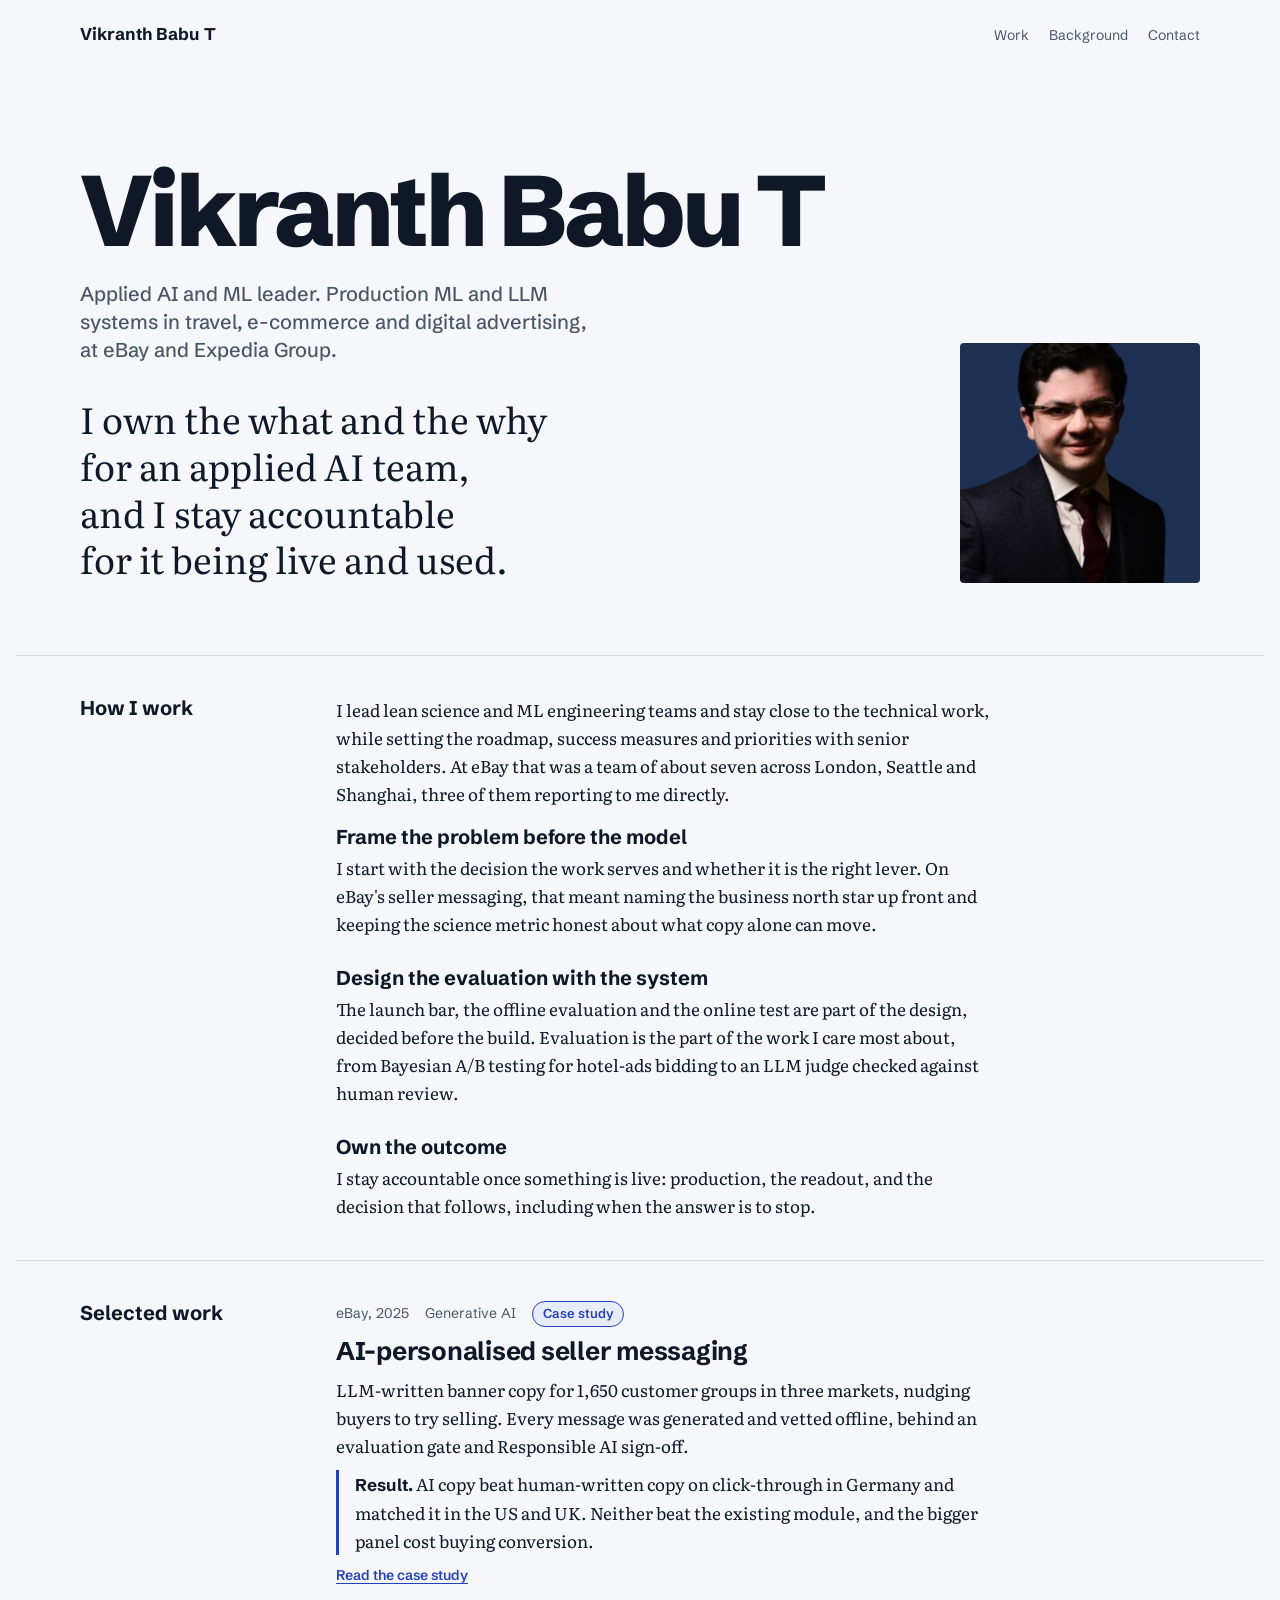
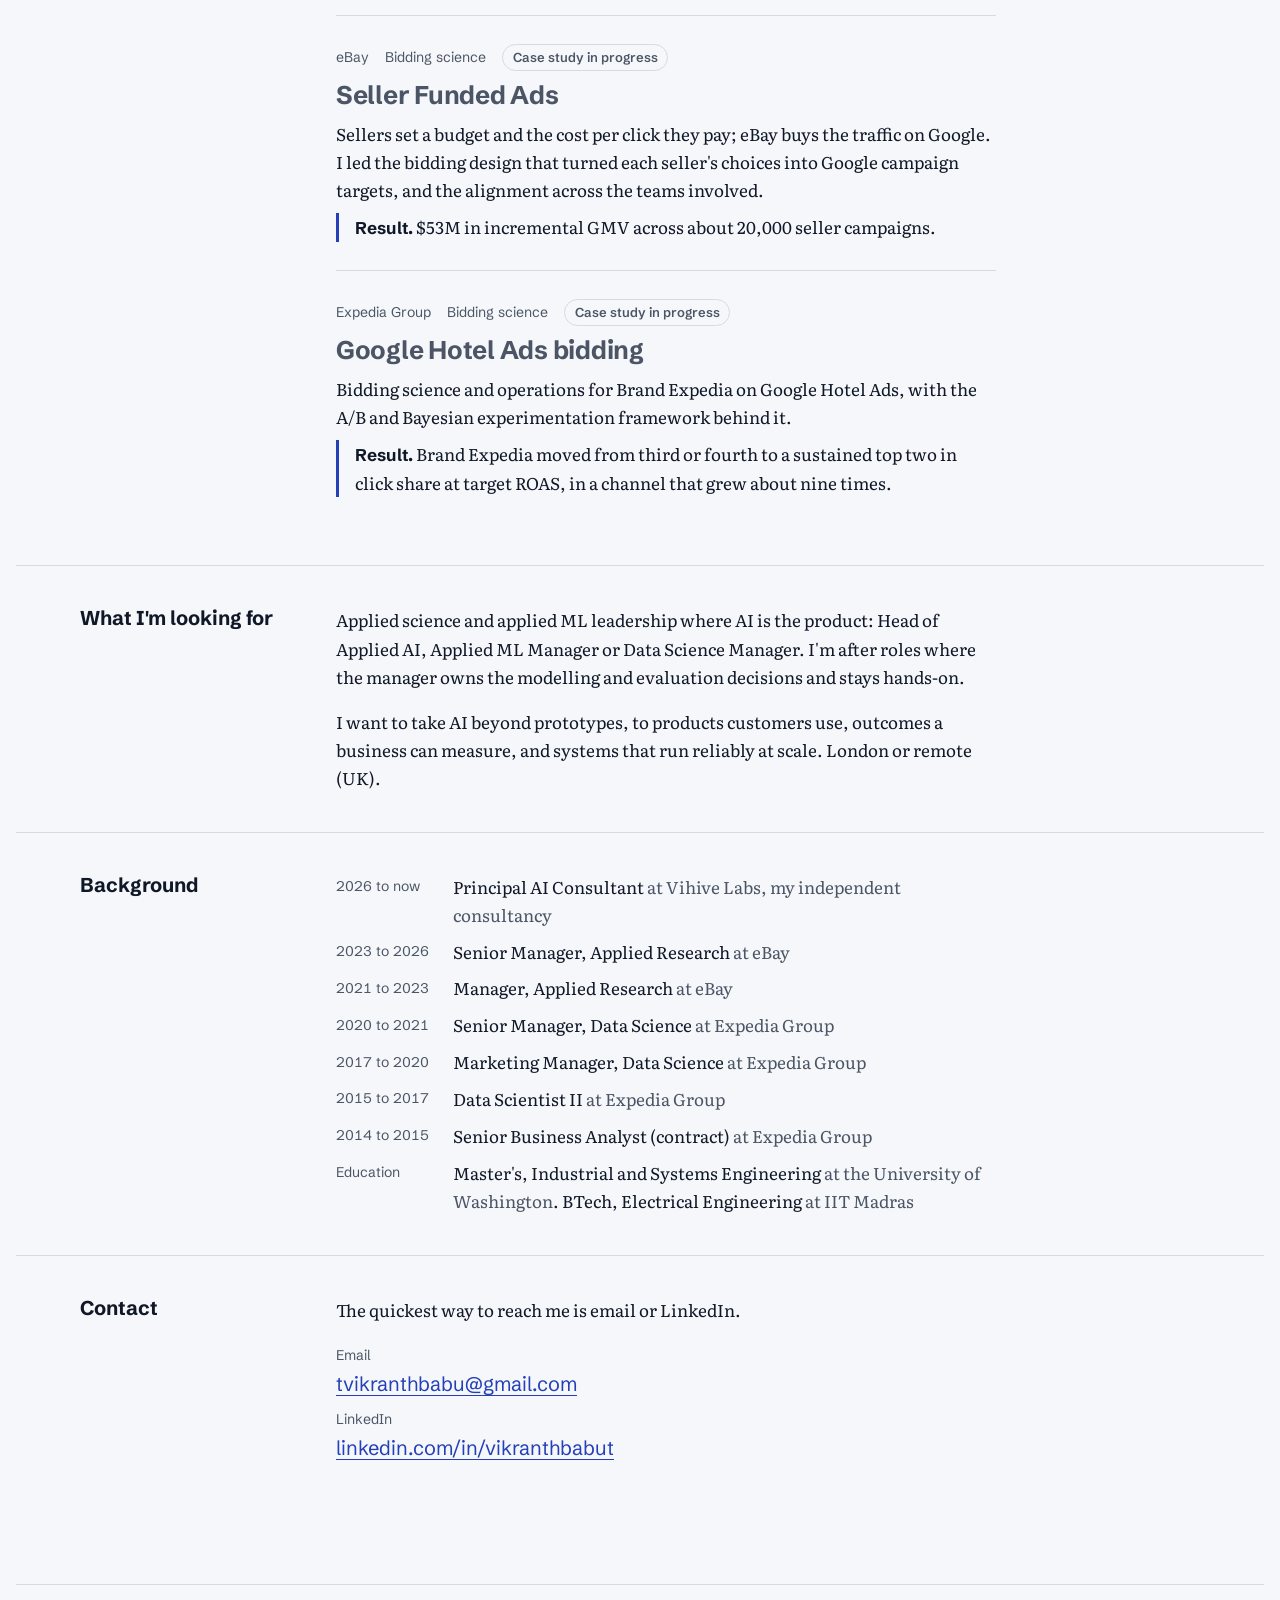
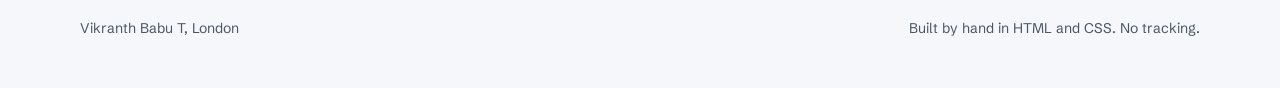
<file: index.html>
<!doctype html>
<html lang="en-GB">
<head>
<meta charset="utf-8">
<meta name="viewport" content="width=device-width, initial-scale=1, viewport-fit=cover">
<title>Vikranth Babu T</title>
<meta name="description" content="Applied AI and ML leader. Production ML and LLM systems in travel, e-commerce and digital advertising, at eBay and Expedia Group.">
<meta property="og:title" content="Vikranth Babu T">
<meta property="og:description" content="Applied AI and ML leader. Case studies on how I frame problems, design the evaluation and own the outcome.">
<meta property="og:type" content="website">
<link rel="icon" href="data:image/svg+xml,%3Csvg xmlns='http://www.w3.org/2000/svg' viewBox='0 0 32 32'%3E%3Crect width='32' height='32' rx='6' fill='%23101828'/%3E%3Ctext x='16' y='22' font-family='Arial' font-weight='700' font-size='15' text-anchor='middle' fill='%23f5f7fa'%3EVT%3C/text%3E%3C/svg%3E">
<link rel="preconnect" href="https://fonts.googleapis.com">
<link rel="preconnect" href="https://fonts.gstatic.com" crossorigin>
<link rel="stylesheet" href="https://fonts.googleapis.com/css2?family=Literata:ital,opsz,wght@0,7..72,400;0,7..72,600;1,7..72,400&family=Schibsted+Grotesk:wght@500;600;700;800&display=swap">
<link rel="stylesheet" href="assets/site.css">
</head>
<body>
<a class="skip-link" href="#main">Skip to content</a>

<header class="site-header">
  <div class="wrap">
    <a class="site-name" href="index.html">Vikranth Babu T</a>
    <nav class="site-nav" aria-label="Main">
      <a href="#work">Work</a>
      <a href="#background">Background</a>
      <a href="#contact">Contact</a>
    </nav>
  </div>
</header>

<main id="main">

  <section class="hero" aria-labelledby="hero-name">
    <div class="wrap">
      <div>
        <h1 class="hero-name" id="hero-name">Vikranth Babu T</h1>
        <p class="hero-role">Applied AI and ML leader. Production ML and LLM systems in travel, e-commerce and digital advertising, at eBay and Expedia Group.</p>
        <p class="hero-thesis">I own the what and the why for an applied AI team, and I stay accountable for it being live and used.</p>
      </div>
      <figure class="portrait">
        <img src="assets/img/portrait.jpg" alt="Vikranth Babu T" width="360" height="360">
      </figure>
    </div>
  </section>

  <section class="section" aria-labelledby="how-title">
    <div class="wrap">
      <h2 class="section-title" id="how-title">How I work</h2>
      <div class="section-body flow">
        <p>I lead lean science and ML engineering teams and stay close to the technical work, while setting the roadmap, success measures and priorities with senior stakeholders. At eBay that was a team of about seven across London, Seattle and Shanghai, three of them reporting to me directly.</p>
        <div class="principles">
          <div>
            <h3>Frame the problem before the model</h3>
            <p>I start with the decision the work serves and whether it is the right lever. On eBay's seller messaging, that meant naming the business north star up front and keeping the science metric honest about what copy alone can move.</p>
          </div>
          <div>
            <h3>Design the evaluation with the system</h3>
            <p>The launch bar, the offline evaluation and the online test are part of the design, decided before the build. Evaluation is the part of the work I care most about, from Bayesian A/B testing for hotel-ads bidding to an LLM judge checked against human review.</p>
          </div>
          <div>
            <h3>Own the outcome</h3>
            <p>I stay accountable once something is live: production, the readout, and the decision that follows, including when the answer is to stop.</p>
          </div>
        </div>
      </div>
    </div>
  </section>

  <section class="section" id="work" aria-labelledby="work-title">
    <div class="wrap">
      <h2 class="section-title" id="work-title">Selected work</h2>
      <div class="section-body">
        <ol class="work-list">

          <li class="work-item">
            <p class="work-meta"><span>eBay, 2025</span><span>Generative AI</span><span class="status is-ready">Case study</span></p>
            <h3 class="work-title"><a href="work/c2c-seller-messaging.html">AI-personalised seller messaging</a></h3>
            <p class="work-summary">LLM-written banner copy for 1,650 customer groups in three markets, nudging buyers to try selling. Every message was generated and vetted offline, behind an evaluation gate and Responsible AI sign-off.</p>
            <p class="work-result"><strong>Result.</strong> AI copy beat human-written copy on click-through in Germany and matched it in the US and UK. Neither beat the existing module, and the bigger panel cost buying conversion.</p>
            <p class="work-link"><a href="work/c2c-seller-messaging.html">Read the case study</a></p>
          </li>

          <li class="work-item is-pending">
            <p class="work-meta"><span>eBay</span><span>Bidding science</span><span class="status">Case study in progress</span></p>
            <h3 class="work-title">Seller Funded Ads</h3>
            <p class="work-summary">Sellers set a budget and the cost per click they pay; eBay buys the traffic on Google. I led the bidding design that turned each seller's choices into Google campaign targets, and the alignment across the teams involved.</p>
            <p class="work-result"><strong>Result.</strong> $53M in incremental GMV across about 20,000 seller campaigns.</p>
          </li>

          <li class="work-item is-pending">
            <p class="work-meta"><span>Expedia Group</span><span>Bidding science</span><span class="status">Case study in progress</span></p>
            <h3 class="work-title">Google Hotel Ads bidding</h3>
            <p class="work-summary">Bidding science and operations for Brand Expedia on Google Hotel Ads, with the A/B and Bayesian experimentation framework behind it.</p>
            <p class="work-result"><strong>Result.</strong> Brand Expedia moved from third or fourth to a sustained top two in click share at target ROAS, in a channel that grew about nine times.</p>
          </li>

        </ol>
      </div>
    </div>
  </section>

  <section class="section" aria-labelledby="next-title">
    <div class="wrap">
      <h2 class="section-title" id="next-title">What I'm looking for</h2>
      <div class="section-body flow">
        <p>Applied science and applied ML leadership where AI is the product: Head of Applied AI, Applied ML Manager or Data Science Manager. I'm after roles where the manager owns the modelling and evaluation decisions and stays hands-on.</p>
        <p>I want to take AI beyond prototypes, to products customers use, outcomes a business can measure, and systems that run reliably at scale. London or remote (UK).</p>
      </div>
    </div>
  </section>

  <section class="section" id="background" aria-labelledby="background-title">
    <div class="wrap">
      <h2 class="section-title" id="background-title">Background</h2>
      <div class="section-body">
        <dl class="timeline">
          <dt>2026 to now</dt><dd>Principal AI Consultant <span class="org">at Vihive Labs, my independent consultancy</span></dd>
          <dt>2023 to 2026</dt><dd>Senior Manager, Applied Research <span class="org">at eBay</span></dd>
          <dt>2021 to 2023</dt><dd>Manager, Applied Research <span class="org">at eBay</span></dd>
          <dt>2020 to 2021</dt><dd>Senior Manager, Data Science <span class="org">at Expedia Group</span></dd>
          <dt>2017 to 2020</dt><dd>Marketing Manager, Data Science <span class="org">at Expedia Group</span></dd>
          <dt>2015 to 2017</dt><dd>Data Scientist II <span class="org">at Expedia Group</span></dd>
          <dt>2014 to 2015</dt><dd>Senior Business Analyst (contract) <span class="org">at Expedia Group</span></dd>
          <dt>Education</dt><dd>Master's, Industrial and Systems Engineering <span class="org">at the University of Washington</span>. BTech, Electrical Engineering <span class="org">at IIT Madras</span></dd>
        </dl>
      </div>
    </div>
  </section>

  <section class="section" id="contact" aria-labelledby="contact-title">
    <div class="wrap">
      <h2 class="section-title" id="contact-title">Contact</h2>
      <div class="section-body flow">
        <p>The quickest way to reach me is email or LinkedIn.</p>
        <ul class="contact-list">
          <li><span>Email</span><a href="mailto:tvikranthbabu@gmail.com">tvikranthbabu@gmail.com</a></li>
          <li><span>LinkedIn</span><a href="https://www.linkedin.com/in/vikranthbabut">linkedin.com/in/vikranthbabut</a></li>
        </ul>
      </div>
    </div>
  </section>

</main>

<footer class="site-footer">
  <div class="wrap">
    <p>Vikranth Babu T, London</p>
    <p>Built by hand in HTML and CSS. No tracking.</p>
  </div>
</footer>
</body>
</html>
</file>
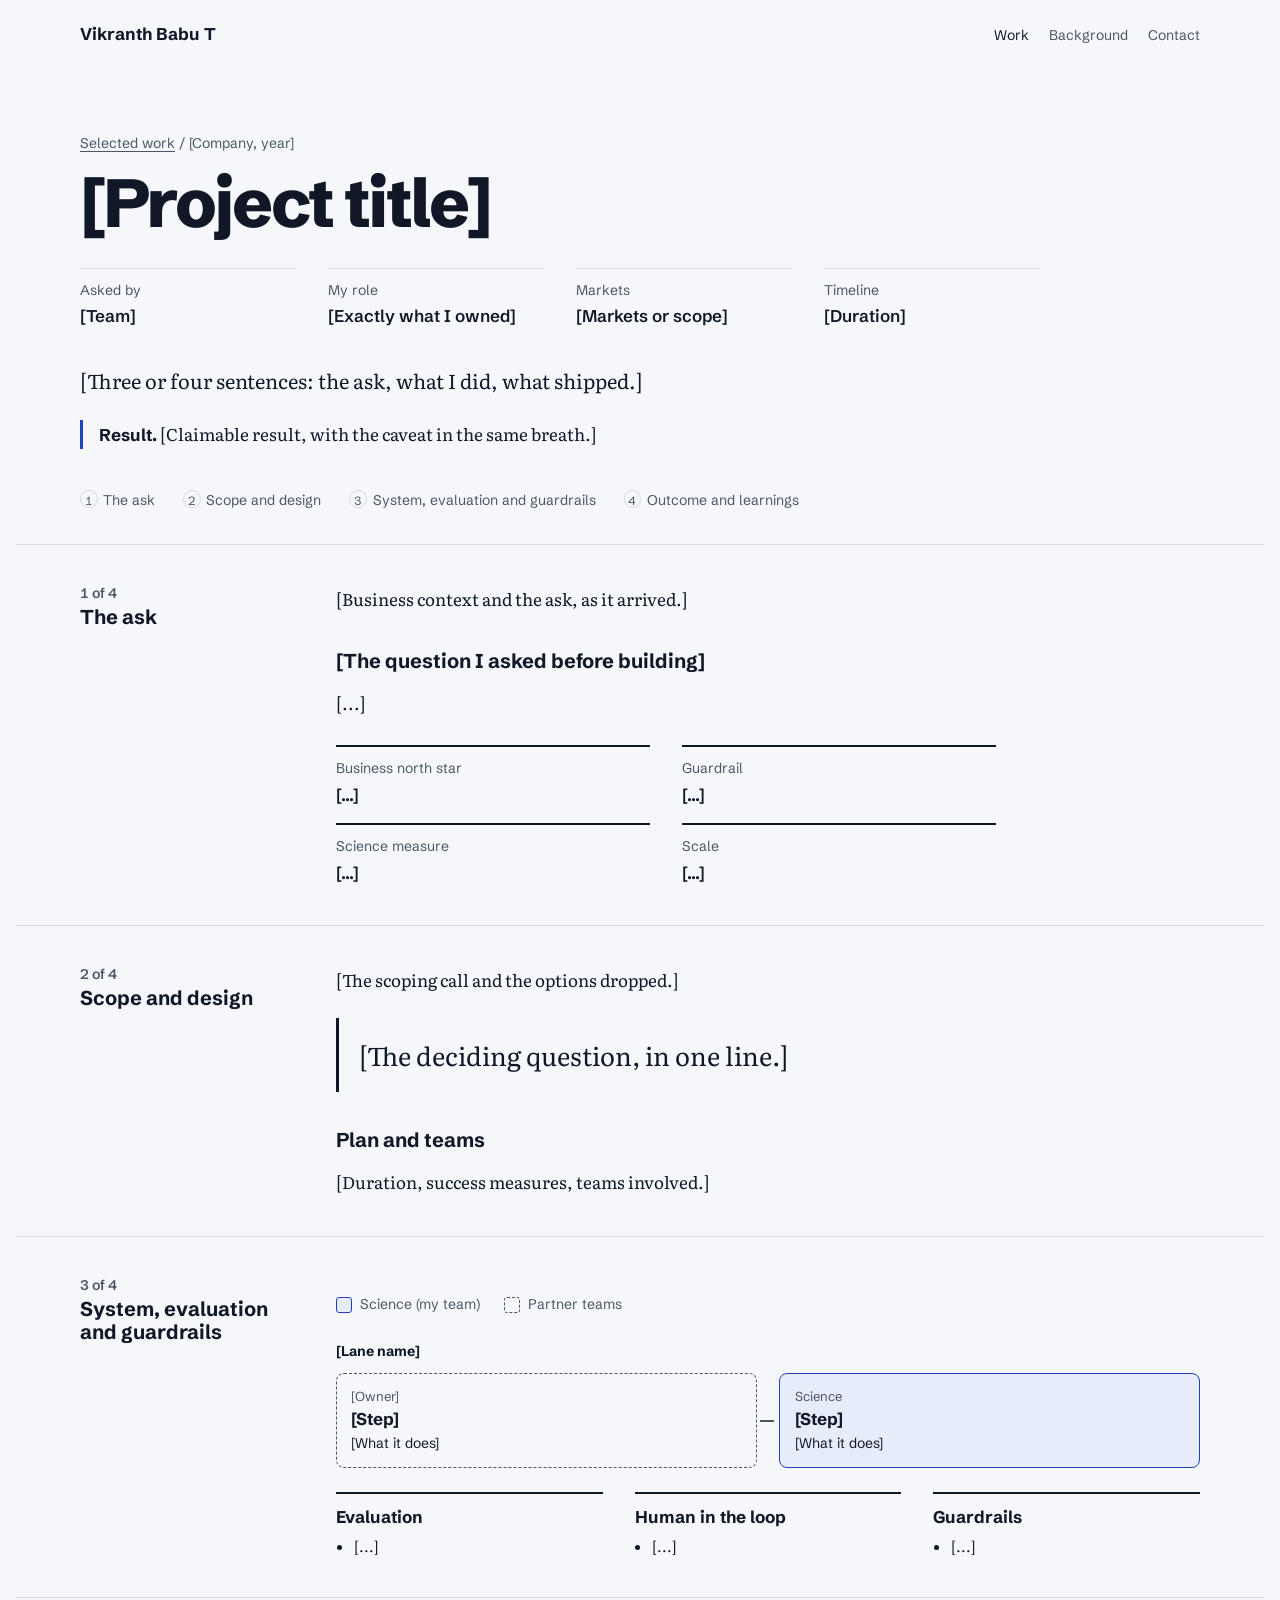
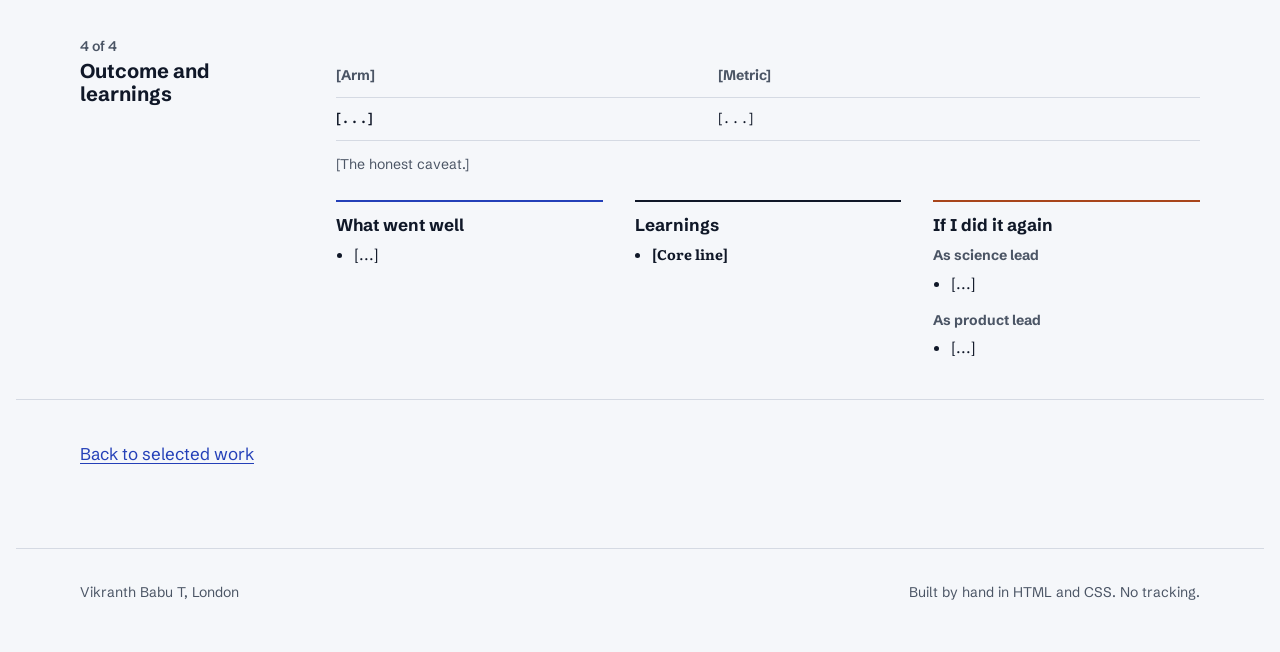
<file: work/_template.html>
<!doctype html>
<html lang="en-GB">
<head>
<meta charset="utf-8">
<meta name="viewport" content="width=device-width, initial-scale=1, viewport-fit=cover">
<!-- Copy this file to work/<project-slug>.html, then replace every [bracketed] item. -->
<title>[Project title] · Vikranth Babu T</title>
<meta name="description" content="[One sentence: what the project was and the headline result.]">
<meta property="og:title" content="[Project title]">
<meta property="og:description" content="[One sentence for link previews.]">
<meta property="og:type" content="article">
<link rel="preconnect" href="https://fonts.googleapis.com">
<link rel="preconnect" href="https://fonts.gstatic.com" crossorigin>
<link rel="stylesheet" href="https://fonts.googleapis.com/css2?family=Literata:ital,opsz,wght@0,7..72,400;0,7..72,600;1,7..72,400&family=Schibsted+Grotesk:wght@500;600;700;800&display=swap">
<link rel="stylesheet" href="../assets/site.css">
</head>
<body>
<a class="skip-link" href="#main">Skip to content</a>

<header class="site-header">
  <div class="wrap">
    <a class="site-name" href="../index.html">Vikranth Babu T</a>
    <nav class="site-nav" aria-label="Main">
      <a href="../index.html#work" aria-current="page">Work</a>
      <a href="../index.html#background">Background</a>
      <a href="../index.html#contact">Contact</a>
    </nav>
  </div>
</header>

<main id="main">
  <header class="case-head">
    <div class="wrap">
      <p class="case-kicker"><a href="../index.html#work">Selected work</a> / [Company, year]</p>
      <h1 class="case-title">[Project title]</h1>
      <dl class="case-facts">
        <div><dt>Asked by</dt><dd>[Team]</dd></div>
        <div><dt>My role</dt><dd>[Exactly what I owned]</dd></div>
        <div><dt>Markets</dt><dd>[Markets or scope]</dd></div>
        <div><dt>Timeline</dt><dd>[Duration]</dd></div>
      </dl>
      <p class="case-summary">[Three or four sentences: the ask, what I did, what shipped.]</p>
      <p class="work-result"><strong>Result.</strong> [Claimable result, with the caveat in the same breath.]</p>
      <nav aria-label="Case study sections">
        <ol class="beats">
          <li><a href="#ask">The ask</a></li>
          <li><a href="#scope">Scope and design</a></li>
          <li><a href="#system">System, evaluation and guardrails</a></li>
          <li><a href="#outcome">Outcome and learnings</a></li>
        </ol>
      </nav>
    </div>
  </header>

  <section class="section case-section" id="ask" aria-labelledby="ask-title">
    <div class="wrap">
      <h2 class="section-title" id="ask-title"><span class="beat-number">1 of 4</span>The ask</h2>
      <div class="section-body flow">
        <p>[Business context and the ask, as it arrived.]</p>
        <h3>[The question I asked before building]</h3>
        <p>[...]</p>
        <dl class="measures">
          <div><dt>Business north star</dt><dd>[...]</dd></div>
          <div><dt>Guardrail</dt><dd>[...]</dd></div>
          <div><dt>Science measure</dt><dd>[...]</dd></div>
          <div><dt>Scale</dt><dd>[...]</dd></div>
        </dl>
      </div>
    </div>
  </section>

  <section class="section case-section" id="scope" aria-labelledby="scope-title">
    <div class="wrap">
      <h2 class="section-title" id="scope-title"><span class="beat-number">2 of 4</span>Scope and design</h2>
      <div class="section-body flow">
        <p>[The scoping call and the options dropped.]</p>
        <blockquote class="pull"><p>[The deciding question, in one line.]</p></blockquote>
        <h3>Plan and teams</h3>
        <p>[Duration, success measures, teams involved.]</p>
      </div>
    </div>
  </section>

  <section class="section case-section" id="system" aria-labelledby="system-title">
    <div class="wrap">
      <h2 class="section-title" id="system-title"><span class="beat-number">3 of 4</span>System, evaluation and guardrails</h2>
      <div class="section-body is-wide">
        <div class="legend" aria-hidden="true">
          <span><i class="key-science"></i>Science (my team)</span>
          <span><i class="key-partner"></i>Partner teams</span>
        </div>
        <div class="lane">
          <p class="lane-name">[Lane name]</p>
          <ol class="flow-steps">
            <li class="step is-partner"><span class="owner">[Owner]</span><strong>[Step]</strong>[What it does]</li>
            <li class="step is-science"><span class="owner">Science</span><strong>[Step]</strong>[What it does]</li>
          </ol>
        </div>
        <div class="panels">
          <div class="panel"><h3>Evaluation</h3><ul><li>[...]</li></ul></div>
          <div class="panel"><h3>Human in the loop</h3><ul><li>[...]</li></ul></div>
          <div class="panel"><h3>Guardrails</h3><ul><li>[...]</li></ul></div>
        </div>
      </div>
    </div>
  </section>

  <section class="section case-section" id="outcome" aria-labelledby="outcome-title">
    <div class="wrap">
      <h2 class="section-title" id="outcome-title"><span class="beat-number">4 of 4</span>Outcome and learnings</h2>
      <div class="section-body is-wide">
        <div class="table-scroll">
          <table class="results">
            <thead><tr><th scope="col">[Arm]</th><th scope="col">[Metric]</th></tr></thead>
            <tbody><tr><th scope="row">[...]</th><td>[...]</td></tr></tbody>
          </table>
        </div>
        <p class="table-note">[The honest caveat.]</p>
        <div class="panels">
          <div class="panel is-went-well"><h3>What went well</h3><ul><li>[...]</li></ul></div>
          <div class="panel"><h3>Learnings</h3><ul><li><strong>[Core line]</strong></li></ul></div>
          <div class="panel is-again"><h3>If I did it again</h3>
            <p class="sub">As science lead</p><ul><li>[...]</li></ul>
            <p class="sub">As product lead</p><ul><li>[...]</li></ul>
          </div>
        </div>
      </div>
    </div>
  </section>

  <nav class="case-next" aria-label="More work">
    <div class="wrap"><p><a href="../index.html#work">Back to selected work</a></p></div>
  </nav>
</main>

<footer class="site-footer">
  <div class="wrap">
    <p>Vikranth Babu T, London</p>
    <p>Built by hand in HTML and CSS. No tracking.</p>
  </div>
</footer>
</body>
</html>
</file>
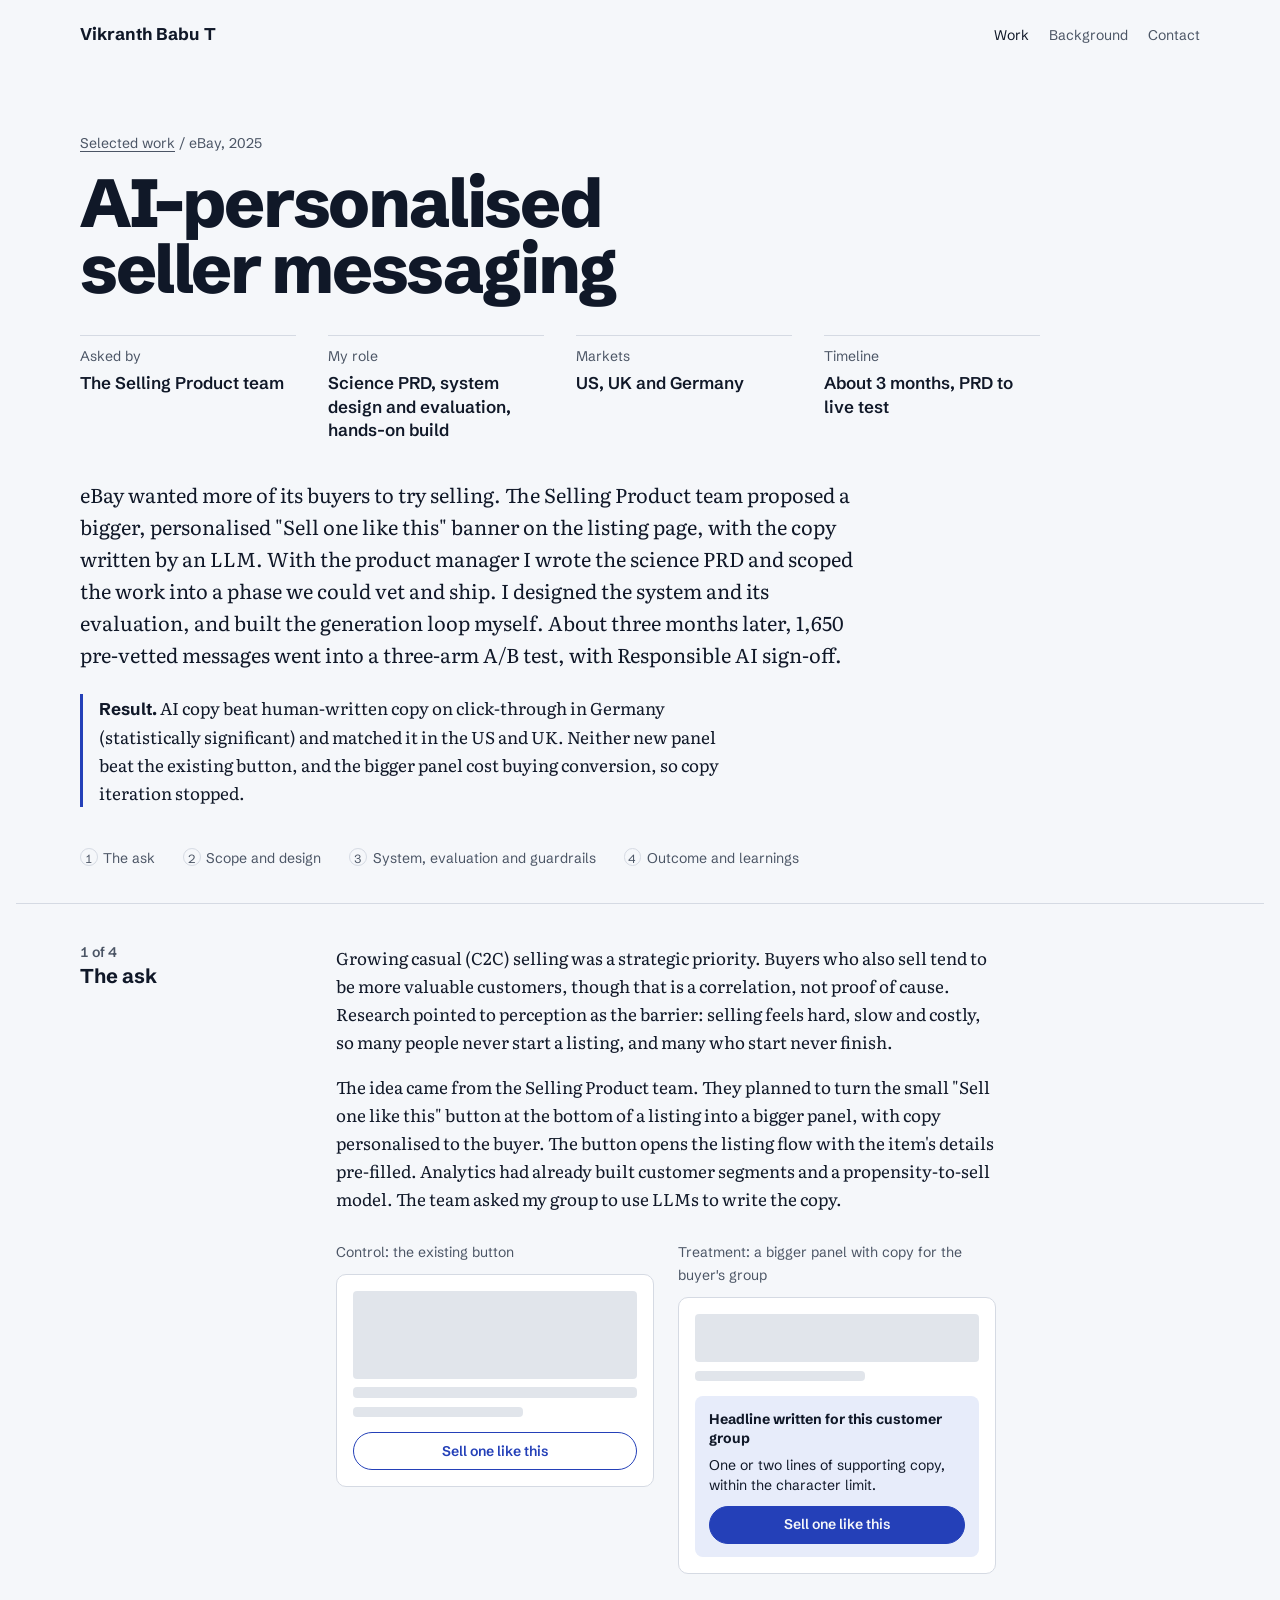
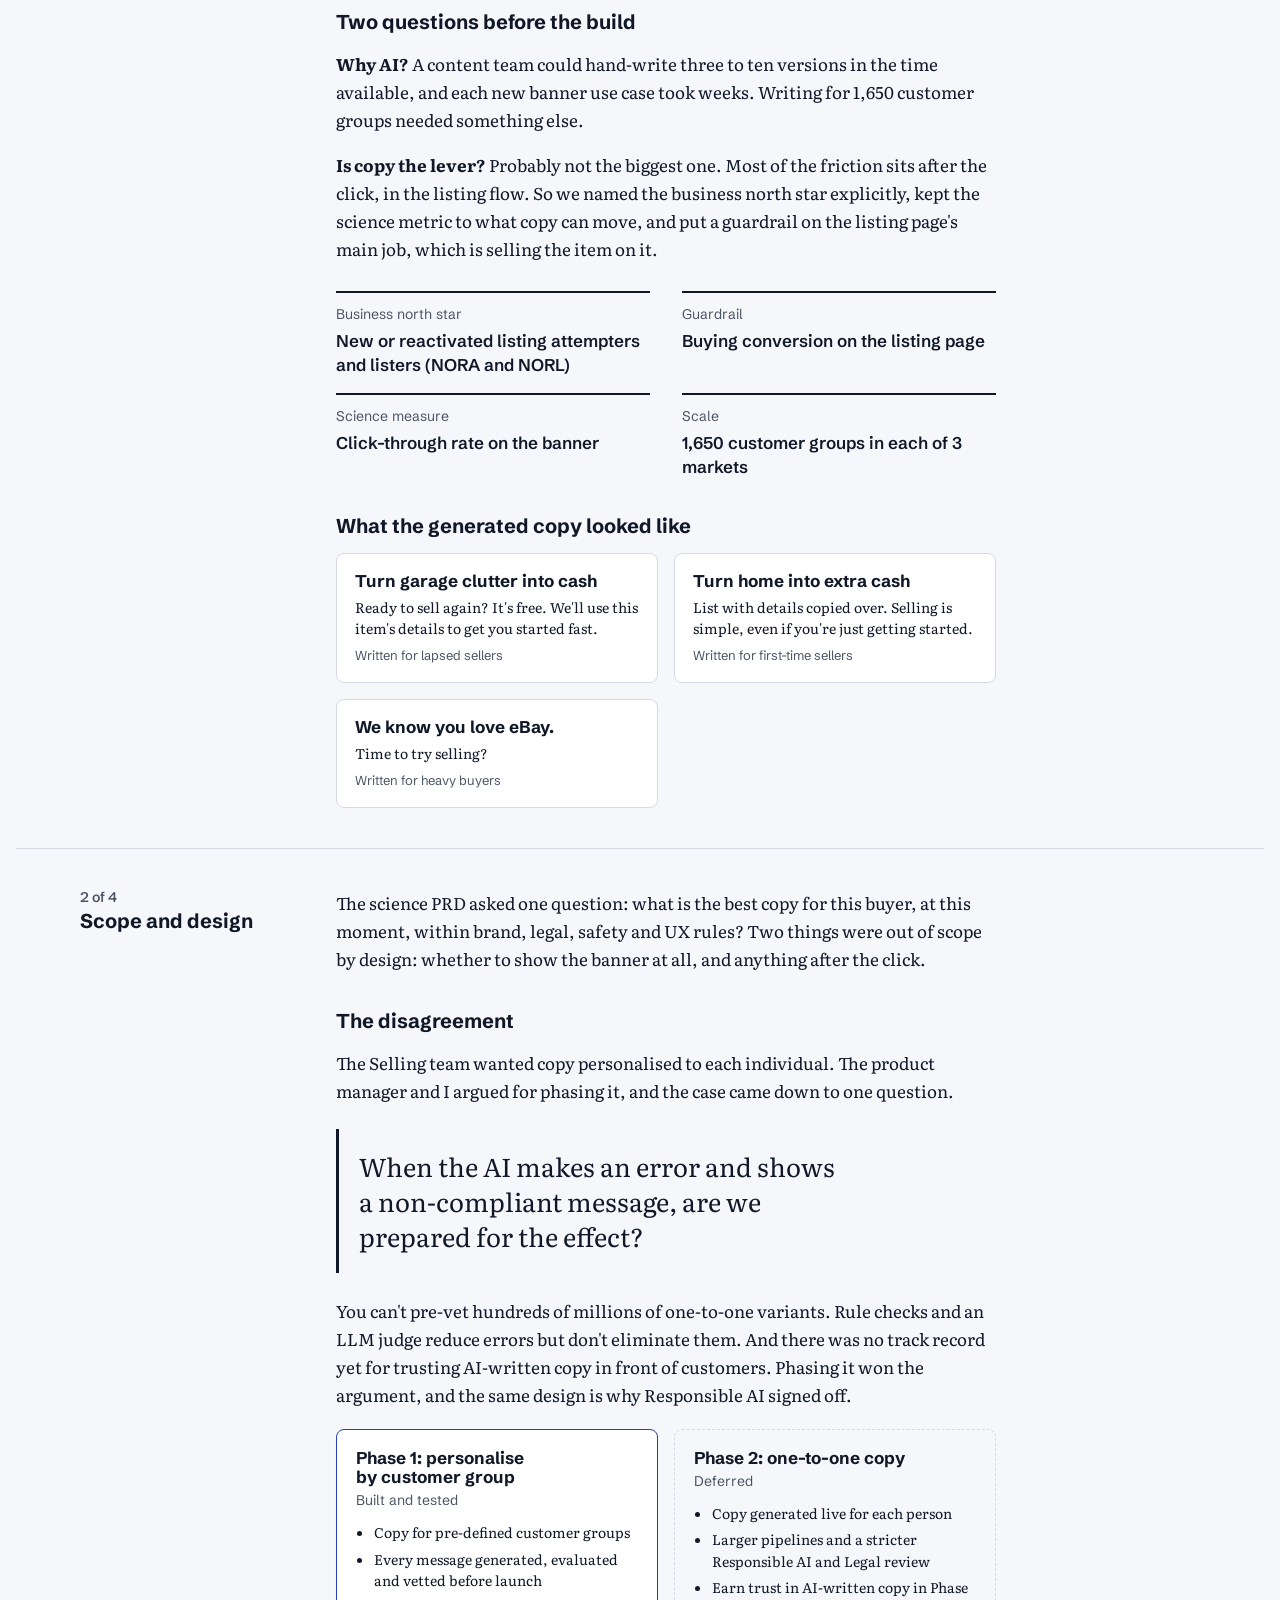
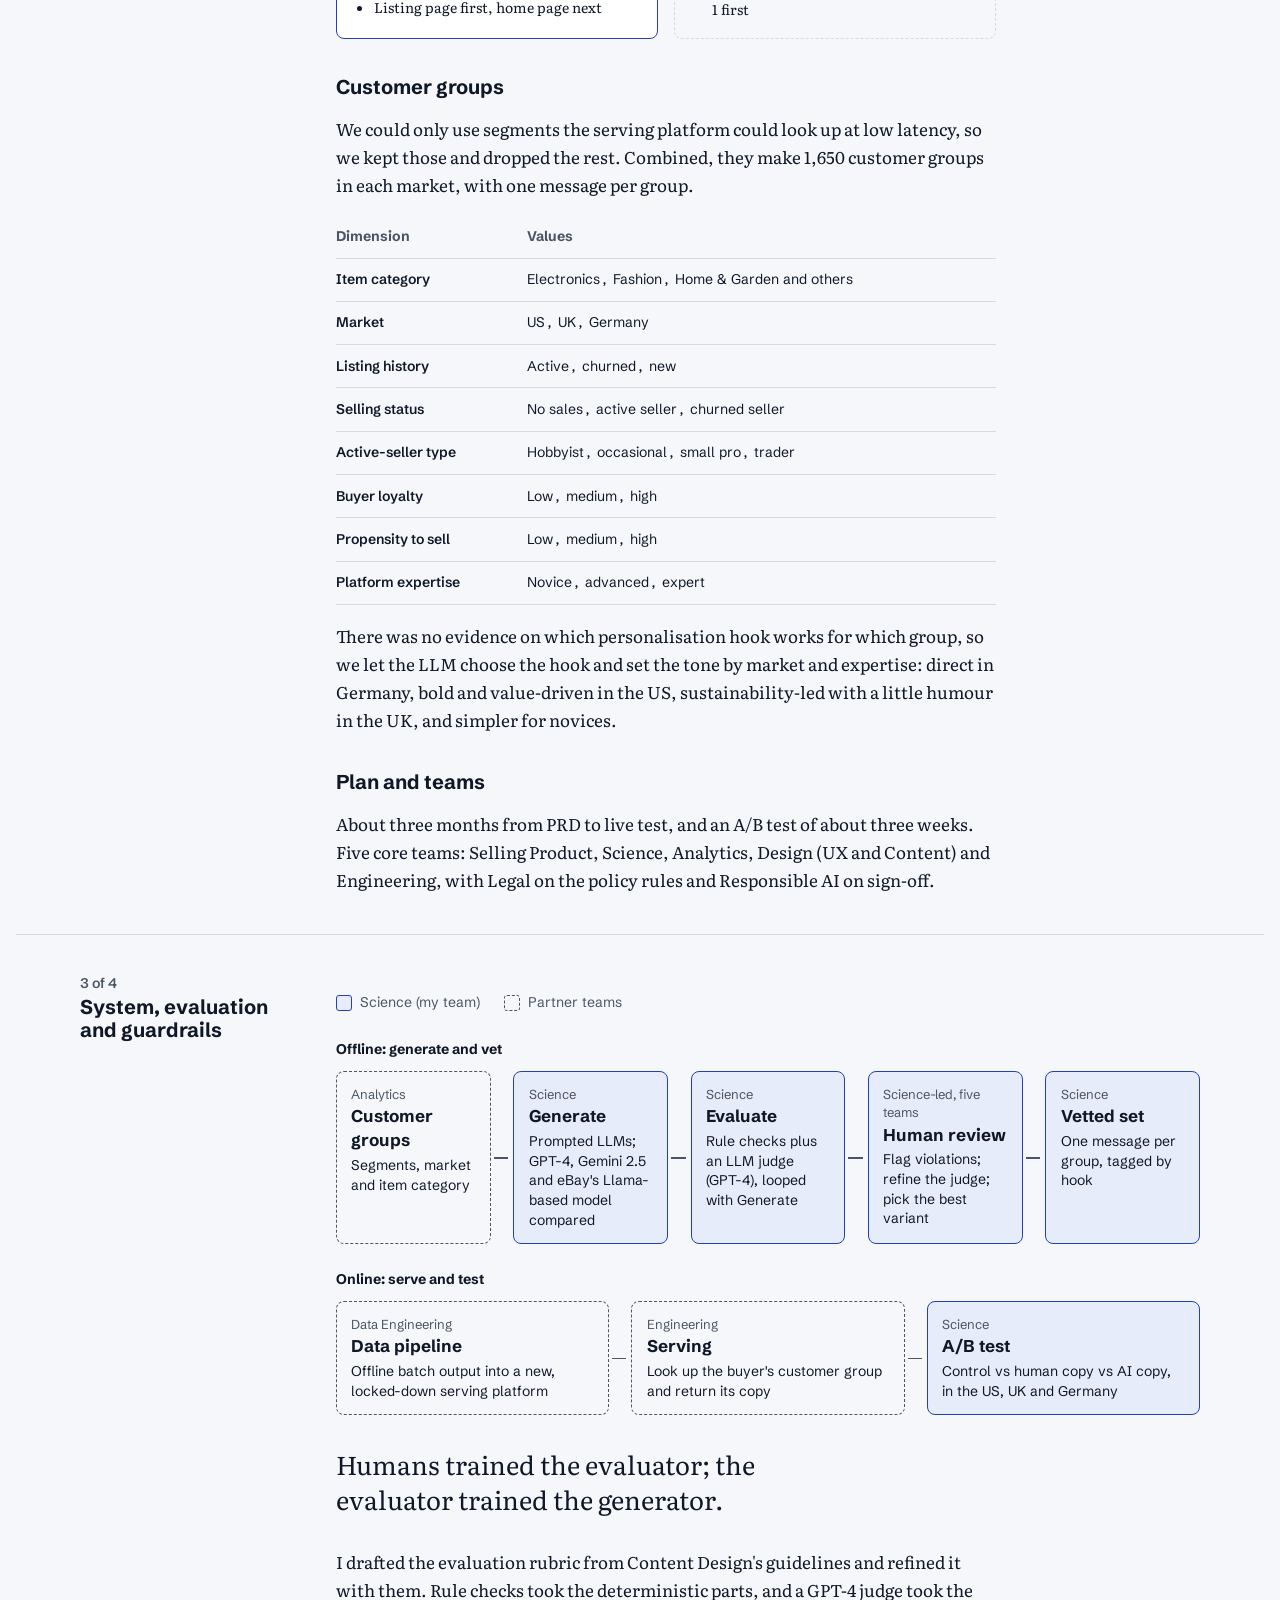
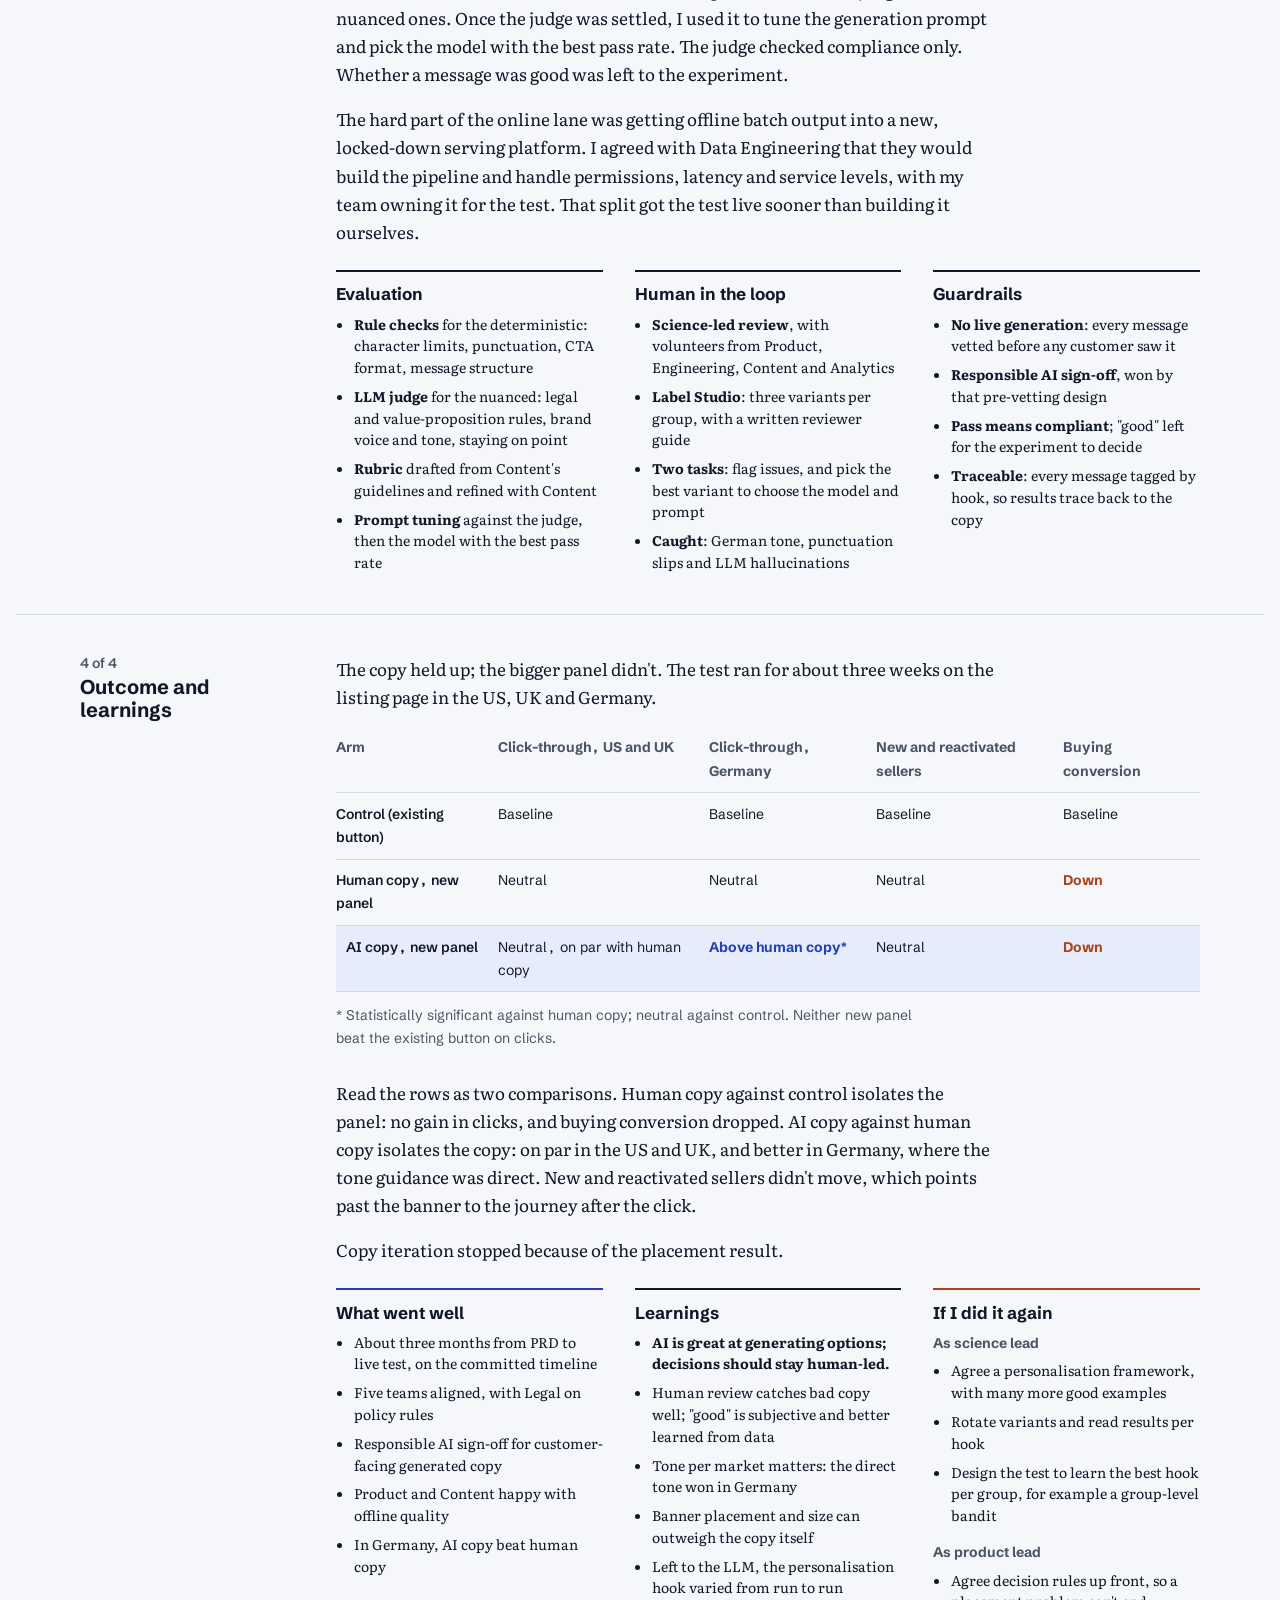
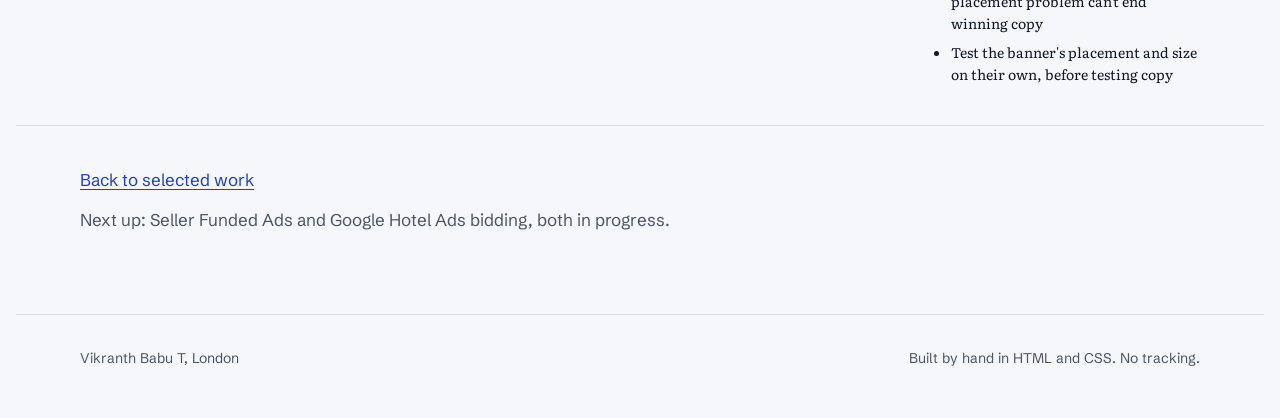
<file: work/c2c-seller-messaging.html>
<!doctype html>
<html lang="en-GB">
<head>
<meta charset="utf-8">
<meta name="viewport" content="width=device-width, initial-scale=1, viewport-fit=cover">
<title>AI-personalised seller messaging · Vikranth Babu T</title>
<meta name="description" content="Case study: LLM-written banner copy for 1,650 customer groups at eBay, shipped behind an evaluation gate and Responsible AI sign-off.">
<meta property="og:title" content="AI-personalised seller messaging">
<meta property="og:description" content="How we scoped, evaluated and tested LLM-written copy at eBay, and what the A/B test showed.">
<meta property="og:type" content="article">
<link rel="icon" href="data:image/svg+xml,%3Csvg xmlns='http://www.w3.org/2000/svg' viewBox='0 0 32 32'%3E%3Crect width='32' height='32' rx='6' fill='%23101828'/%3E%3Ctext x='16' y='22' font-family='Arial' font-weight='700' font-size='15' text-anchor='middle' fill='%23f5f7fa'%3EVT%3C/text%3E%3C/svg%3E">
<link rel="preconnect" href="https://fonts.googleapis.com">
<link rel="preconnect" href="https://fonts.gstatic.com" crossorigin>
<link rel="stylesheet" href="https://fonts.googleapis.com/css2?family=Literata:ital,opsz,wght@0,7..72,400;0,7..72,600;1,7..72,400&family=Schibsted+Grotesk:wght@500;600;700;800&display=swap">
<link rel="stylesheet" href="../assets/site.css">
</head>
<body>
<a class="skip-link" href="#main">Skip to content</a>

<header class="site-header">
  <div class="wrap">
    <a class="site-name" href="../index.html">Vikranth Babu T</a>
    <nav class="site-nav" aria-label="Main">
      <a href="../index.html#work" aria-current="page">Work</a>
      <a href="../index.html#background">Background</a>
      <a href="../index.html#contact">Contact</a>
    </nav>
  </div>
</header>

<main id="main">

  <!-- ===== Case header (template: keep this shape for every case study) ===== -->
  <header class="case-head">
    <div class="wrap">
      <p class="case-kicker"><a href="../index.html#work">Selected work</a> / eBay, 2025</p>
      <h1 class="case-title">AI-personalised seller messaging</h1>

      <dl class="case-facts">
        <div><dt>Asked by</dt><dd>The Selling Product team</dd></div>
        <div><dt>My role</dt><dd>Science PRD, system design and evaluation, hands-on build</dd></div>
        <div><dt>Markets</dt><dd>US, UK and Germany</dd></div>
        <div><dt>Timeline</dt><dd>About 3 months, PRD to live test</dd></div>
      </dl>

      <p class="case-summary">eBay wanted more of its buyers to try selling. The Selling Product team proposed a bigger, personalised "Sell one like this" banner on the listing page, with the copy written by an LLM. With the product manager I wrote the science PRD and scoped the work into a phase we could vet and ship. I designed the system and its evaluation, and built the generation loop myself. About three months later, 1,650 pre-vetted messages went into a three-arm A/B test, with Responsible AI sign-off.</p>
      <p class="work-result"><strong>Result.</strong> AI copy beat human-written copy on click-through in Germany (statistically significant) and matched it in the US and UK. Neither new panel beat the existing button, and the bigger panel cost buying conversion, so copy iteration stopped.</p>

      <nav aria-label="Case study sections">
        <ol class="beats">
          <li><a href="#ask">The ask</a></li>
          <li><a href="#scope">Scope and design</a></li>
          <li><a href="#system">System, evaluation and guardrails</a></li>
          <li><a href="#outcome">Outcome and learnings</a></li>
        </ol>
      </nav>
    </div>
  </header>

  <!-- ===== Beat 1: the ask ===== -->
  <section class="section case-section" id="ask" aria-labelledby="ask-title">
    <div class="wrap">
      <h2 class="section-title" id="ask-title"><span class="beat-number">1 of 4</span>The ask</h2>
      <div class="section-body flow">
        <p>Growing casual (C2C) selling was a strategic priority. Buyers who also sell tend to be more valuable customers, though that is a correlation, not proof of cause. Research pointed to perception as the barrier: selling feels hard, slow and costly, so many people never start a listing, and many who start never finish.</p>
        <p>The idea came from the Selling Product team. They planned to turn the small "Sell one like this" button at the bottom of a listing into a bigger panel, with copy personalised to the buyer. The button opens the listing flow with the item's details pre-filled. Analytics had already built customer segments and a propensity-to-sell model. The team asked my group to use LLMs to write the copy.</p>

        <div class="mock-pair" role="group" aria-label="The listing page module, before and after">
          <figure class="mock">
            <figcaption>Control: the existing button</figcaption>
            <div class="mock-page" aria-hidden="true">
              <div class="mock-block is-image"></div>
              <div class="mock-block"></div>
              <div class="mock-block is-short"></div>
              <div class="mock-button">Sell one like this</div>
            </div>
          </figure>
          <figure class="mock">
            <figcaption>Treatment: a bigger panel with copy for the buyer's group</figcaption>
            <div class="mock-page" aria-hidden="true">
              <div class="mock-block is-image" style="height:3rem"></div>
              <div class="mock-block is-short"></div>
              <div class="mock-panel">
                <p><strong>Headline written for this customer group</strong></p>
                <p>One or two lines of supporting copy, within the character limit.</p>
                <div class="mock-button">Sell one like this</div>
              </div>
            </div>
          </figure>
        </div>

        <h3>Two questions before the build</h3>
        <p><strong>Why AI?</strong> A content team could hand-write three to ten versions in the time available, and each new banner use case took weeks. Writing for 1,650 customer groups needed something else.</p>
        <p><strong>Is copy the lever?</strong> Probably not the biggest one. Most of the friction sits after the click, in the listing flow. So we named the business north star explicitly, kept the science metric to what copy can move, and put a guardrail on the listing page's main job, which is selling the item on it.</p>

        <dl class="measures">
          <div><dt>Business north star</dt><dd>New or reactivated listing attempters and listers (NORA and NORL)</dd></div>
          <div><dt>Guardrail</dt><dd>Buying conversion on the listing page</dd></div>
          <div><dt>Science measure</dt><dd>Click-through rate on the banner</dd></div>
          <div><dt>Scale</dt><dd>1,650 customer groups in each of 3 markets</dd></div>
        </dl>

        <h3>What the generated copy looked like</h3>
        <div class="examples">
          <figure class="example">
            <blockquote><p class="headline">Turn garage clutter into cash</p><p class="body">Ready to sell again? It's free. We'll use this item's details to get you started fast.</p></blockquote>
            <figcaption>Written for lapsed sellers</figcaption>
          </figure>
          <figure class="example">
            <blockquote><p class="headline">Turn home into extra cash</p><p class="body">List with details copied over. Selling is simple, even if you're just getting started.</p></blockquote>
            <figcaption>Written for first-time sellers</figcaption>
          </figure>
          <figure class="example">
            <blockquote><p class="headline">We know you love eBay.</p><p class="body">Time to try selling?</p></blockquote>
            <figcaption>Written for heavy buyers</figcaption>
          </figure>
        </div>
      </div>
    </div>
  </section>

  <!-- ===== Beat 2: scope and design ===== -->
  <section class="section case-section" id="scope" aria-labelledby="scope-title">
    <div class="wrap">
      <h2 class="section-title" id="scope-title"><span class="beat-number">2 of 4</span>Scope and design</h2>
      <div class="section-body flow">
        <p>The science PRD asked one question: what is the best copy for this buyer, at this moment, within brand, legal, safety and UX rules? Two things were out of scope by design: whether to show the banner at all, and anything after the click.</p>

        <h3>The disagreement</h3>
        <p>The Selling team wanted copy personalised to each individual. The product manager and I argued for phasing it, and the case came down to one question.</p>
        <blockquote class="pull"><p>When the AI makes an error and shows a non-compliant message, are we prepared for the effect?</p></blockquote>
        <p>You can't pre-vet hundreds of millions of one-to-one variants. Rule checks and an LLM judge reduce errors but don't eliminate them. And there was no track record yet for trusting AI-written copy in front of customers. Phasing it won the argument, and the same design is why Responsible AI signed off.</p>

        <div class="phases">
          <div class="phase is-built">
            <h4>Phase 1: personalise by customer group</h4>
            <p class="phase-state">Built and tested</p>
            <ul>
              <li>Copy for pre-defined customer groups</li>
              <li>Every message generated, evaluated and vetted before launch</li>
              <li>Listing page first, home page next</li>
            </ul>
          </div>
          <div class="phase is-deferred">
            <h4>Phase 2: one-to-one copy</h4>
            <p class="phase-state">Deferred</p>
            <ul>
              <li>Copy generated live for each person</li>
              <li>Larger pipelines and a stricter Responsible AI and Legal review</li>
              <li>Earn trust in AI-written copy in Phase 1 first</li>
            </ul>
          </div>
        </div>

        <h3>Customer groups</h3>
        <p>We could only use segments the serving platform could look up at low latency, so we kept those and dropped the rest. Combined, they make 1,650 customer groups in each market, with one message per group.</p>
        <div class="table-scroll">
          <table>
            <thead><tr><th scope="col">Dimension</th><th scope="col">Values</th></tr></thead>
            <tbody>
              <tr><th scope="row">Item category</th><td>Electronics, Fashion, Home &amp; Garden and others</td></tr>
              <tr><th scope="row">Market</th><td>US, UK, Germany</td></tr>
              <tr><th scope="row">Listing history</th><td>Active, churned, new</td></tr>
              <tr><th scope="row">Selling status</th><td>No sales, active seller, churned seller</td></tr>
              <tr><th scope="row">Active-seller type</th><td>Hobbyist, occasional, small pro, trader</td></tr>
              <tr><th scope="row">Buyer loyalty</th><td>Low, medium, high</td></tr>
              <tr><th scope="row">Propensity to sell</th><td>Low, medium, high</td></tr>
              <tr><th scope="row">Platform expertise</th><td>Novice, advanced, expert</td></tr>
            </tbody>
          </table>
        </div>
        <p>There was no evidence on which personalisation hook works for which group, so we let the LLM choose the hook and set the tone by market and expertise: direct in Germany, bold and value-driven in the US, sustainability-led with a little humour in the UK, and simpler for novices.</p>

        <h3>Plan and teams</h3>
        <p>About three months from PRD to live test, and an A/B test of about three weeks. Five core teams: Selling Product, Science, Analytics, Design (UX and Content) and Engineering, with Legal on the policy rules and Responsible AI on sign-off.</p>
      </div>
    </div>
  </section>

  <!-- ===== Beat 3: system, evaluation and guardrails ===== -->
  <section class="section case-section" id="system" aria-labelledby="system-title">
    <div class="wrap">
      <h2 class="section-title" id="system-title"><span class="beat-number">3 of 4</span>System, evaluation and guardrails</h2>
      <div class="section-body is-wide">
        <div class="legend" aria-hidden="true">
          <span><i class="key-science"></i>Science (my team)</span>
          <span><i class="key-partner"></i>Partner teams</span>
        </div>

        <div class="lane">
          <p class="lane-name">Offline: generate and vet</p>
          <ol class="flow-steps">
            <li class="step is-partner"><span class="owner">Analytics</span><strong>Customer groups</strong>Segments, market and item category</li>
            <li class="step is-science"><span class="owner">Science</span><strong>Generate</strong>Prompted LLMs; GPT-4, Gemini 2.5 and eBay's Llama-based model compared</li>
            <li class="step is-science"><span class="owner">Science</span><strong>Evaluate</strong>Rule checks plus an LLM judge (GPT-4), looped with Generate</li>
            <li class="step is-science"><span class="owner">Science-led, five teams</span><strong>Human review</strong>Flag violations; refine the judge; pick the best variant</li>
            <li class="step is-science"><span class="owner">Science</span><strong>Vetted set</strong>One message per group, tagged by hook</li>
          </ol>
        </div>

        <div class="lane">
          <p class="lane-name">Online: serve and test</p>
          <ol class="flow-steps">
            <li class="step is-partner"><span class="owner">Data Engineering</span><strong>Data pipeline</strong>Offline batch output into a new, locked-down serving platform</li>
            <li class="step is-partner"><span class="owner">Engineering</span><strong>Serving</strong>Look up the buyer's customer group and return its copy</li>
            <li class="step is-science"><span class="owner">Science</span><strong>A/B test</strong>Control vs human copy vs AI copy, in the US, UK and Germany</li>
          </ol>
        </div>

        <p class="loop-line">Humans trained the evaluator; the evaluator trained the generator.</p>

        <div class="flow" style="max-width:var(--measure)">
          <p>I drafted the evaluation rubric from Content Design's guidelines and refined it with them. Rule checks took the deterministic parts, and a GPT-4 judge took the nuanced ones. Once the judge was settled, I used it to tune the generation prompt and pick the model with the best pass rate. The judge checked compliance only. Whether a message was good was left to the experiment.</p>
          <p>The hard part of the online lane was getting offline batch output into a new, locked-down serving platform. I agreed with Data Engineering that they would build the pipeline and handle permissions, latency and service levels, with my team owning it for the test. That split got the test live sooner than building it ourselves.</p>
        </div>

        <div class="panels">
          <div class="panel">
            <h3>Evaluation</h3>
            <ul>
              <li><strong>Rule checks</strong> for the deterministic: character limits, punctuation, CTA format, message structure</li>
              <li><strong>LLM judge</strong> for the nuanced: legal and value-proposition rules, brand voice and tone, staying on point</li>
              <li><strong>Rubric</strong> drafted from Content's guidelines and refined with Content</li>
              <li><strong>Prompt tuning</strong> against the judge, then the model with the best pass rate</li>
            </ul>
          </div>
          <div class="panel">
            <h3>Human in the loop</h3>
            <ul>
              <li><strong>Science-led review</strong>, with volunteers from Product, Engineering, Content and Analytics</li>
              <li><strong>Label Studio</strong>: three variants per group, with a written reviewer guide</li>
              <li><strong>Two tasks</strong>: flag issues, and pick the best variant to choose the model and prompt</li>
              <li><strong>Caught</strong>: German tone, punctuation slips and LLM hallucinations</li>
            </ul>
          </div>
          <div class="panel">
            <h3>Guardrails</h3>
            <ul>
              <li><strong>No live generation</strong>: every message vetted before any customer saw it</li>
              <li><strong>Responsible AI sign-off</strong>, won by that pre-vetting design</li>
              <li><strong>Pass means compliant</strong>; "good" left for the experiment to decide</li>
              <li><strong>Traceable</strong>: every message tagged by hook, so results trace back to the copy</li>
            </ul>
          </div>
        </div>
      </div>
    </div>
  </section>

  <!-- ===== Beat 4: outcome and learnings ===== -->
  <section class="section case-section" id="outcome" aria-labelledby="outcome-title">
    <div class="wrap">
      <h2 class="section-title" id="outcome-title"><span class="beat-number">4 of 4</span>Outcome and learnings</h2>
      <div class="section-body is-wide">
        <p style="max-width:var(--measure)">The copy held up; the bigger panel didn't. The test ran for about three weeks on the listing page in the US, UK and Germany.</p>

        <div class="table-scroll">
          <table class="results">
            <caption class="sr-only" style="position:absolute;left:-9999px">A/B test results by arm</caption>
            <thead>
              <tr><th scope="col">Arm</th><th scope="col">Click-through, US and UK</th><th scope="col">Click-through, Germany</th><th scope="col">New and reactivated sellers</th><th scope="col">Buying conversion</th></tr>
            </thead>
            <tbody>
              <tr><th scope="row">Control (existing button)</th><td>Baseline</td><td>Baseline</td><td>Baseline</td><td>Baseline</td></tr>
              <tr><th scope="row">Human copy, new panel</th><td>Neutral</td><td>Neutral</td><td>Neutral</td><td class="cell-down">Down</td></tr>
              <tr class="is-ai"><th scope="row">AI copy, new panel</th><td>Neutral, on par with human copy</td><td class="cell-up">Above human copy*</td><td>Neutral</td><td class="cell-down">Down</td></tr>
            </tbody>
          </table>
        </div>
        <p class="table-note">* Statistically significant against human copy; neutral against control. Neither new panel beat the existing button on clicks.</p>

        <div class="flow" style="max-width:var(--measure); margin-top:1.75rem">
          <p>Read the rows as two comparisons. Human copy against control isolates the panel: no gain in clicks, and buying conversion dropped. AI copy against human copy isolates the copy: on par in the US and UK, and better in Germany, where the tone guidance was direct. New and reactivated sellers didn't move, which points past the banner to the journey after the click.</p>
          <p>Copy iteration stopped because of the placement result.</p>
        </div>

        <div class="panels">
          <div class="panel is-went-well">
            <h3>What went well</h3>
            <ul>
              <li>About three months from PRD to live test, on the committed timeline</li>
              <li>Five teams aligned, with Legal on policy rules</li>
              <li>Responsible AI sign-off for customer-facing generated copy</li>
              <li>Product and Content happy with offline quality</li>
              <li>In Germany, AI copy beat human copy</li>
            </ul>
          </div>
          <div class="panel">
            <h3>Learnings</h3>
            <ul>
              <li><strong>AI is great at generating options; decisions should stay human-led.</strong></li>
              <li>Human review catches bad copy well; "good" is subjective and better learned from data</li>
              <li>Tone per market matters: the direct tone won in Germany</li>
              <li>Banner placement and size can outweigh the copy itself</li>
              <li>Left to the LLM, the personalisation hook varied from run to run</li>
            </ul>
          </div>
          <div class="panel is-again">
            <h3>If I did it again</h3>
            <p class="sub">As science lead</p>
            <ul>
              <li>Agree a personalisation framework, with many more good examples</li>
              <li>Rotate variants and read results per hook</li>
              <li>Design the test to learn the best hook per group, for example a group-level bandit</li>
            </ul>
            <p class="sub">As product lead</p>
            <ul>
              <li>Agree decision rules up front, so a placement problem can't end winning copy</li>
              <li>Test the banner's placement and size on their own, before testing copy</li>
            </ul>
          </div>
        </div>
      </div>
    </div>
  </section>

  <nav class="case-next" aria-label="More work">
    <div class="wrap">
      <p><a href="../index.html#work">Back to selected work</a></p>
      <p style="color:var(--muted)">Next up: Seller Funded Ads and Google Hotel Ads bidding, both in progress.</p>
    </div>
  </nav>

</main>

<footer class="site-footer">
  <div class="wrap">
    <p>Vikranth Babu T, London</p>
    <p>Built by hand in HTML and CSS. No tracking.</p>
  </div>
</footer>
</body>
</html>
</file>
<file: assets/site.css>
/* ==========================================================================
   Vik's personal site — one shared stylesheet.
   Layout: a single reading column (~66ch). On wide screens each section's
   heading sits in a left rail beside its content. Everything left-aligned.
   Edit colours and type in the tokens below; nothing else hard-codes them.
   ========================================================================== */

:root {
  /* Colour: cool paper, deep ink, cobalt for "above / link", rust for "down". */
  --paper: #f5f7fa;
  --surface: #ffffff;
  --ink: #101828;
  --muted: #4b5565;
  --rule: #d5dae3;
  --accent: #2440b8;
  --accent-wash: #e7ecfa;
  --down: #a8451b;
  --down-wash: #f8ebe4;

  /* Type: a heavy grotesque for names and headings; a reading serif for prose. */
  --font-display: "Schibsted Grotesk", "Helvetica Neue", Arial, sans-serif;
  --font-body: "Literata", Georgia, "Times New Roman", serif;

  --step--1: 0.875rem;
  --step-0: 1.0625rem;
  --step-1: 1.25rem;
  --step-2: 1.6rem;
  --step-3: clamp(1.6rem, 3.2vw, 2.25rem);
  --step-4: clamp(3rem, 9vw, 6.25rem);

  --measure: 66ch;
  --wide: 74rem;
  --rail: 13rem;
  --space: 1.5rem;
}

@media (prefers-color-scheme: dark) {
  :root:not([data-theme="light"]) {
    --paper: #0e131c;
    --surface: #151c28;
    --ink: #e8ecf3;
    --muted: #a3acbc;
    --rule: #2a3344;
    --accent: #9db0ff;
    --accent-wash: #1c2645;
    --down: #f19a68;
    --down-wash: #3a2219;
    color-scheme: dark;
  }
}
:root[data-theme="dark"] {
  --paper: #0e131c;
  --surface: #151c28;
  --ink: #e8ecf3;
  --muted: #a3acbc;
  --rule: #2a3344;
  --accent: #9db0ff;
  --accent-wash: #1c2645;
  --down: #f19a68;
  --down-wash: #3a2219;
  color-scheme: dark;
}

/* ---------- Base ---------- */

*, *::before, *::after { box-sizing: border-box; }

html { -webkit-text-size-adjust: 100%; }

body {
  margin: 0;
  background: var(--paper);
  color: var(--ink);
  font-family: var(--font-body);
  font-size: var(--step-0);
  line-height: 1.65;
  padding-left: max(16px, env(safe-area-inset-left, 0px));
  padding-right: max(16px, env(safe-area-inset-right, 0px));
  font-optical-sizing: auto;
}

img { max-width: 100%; height: auto; display: block; }

h1, h2, h3, h4 {
  font-family: var(--font-display);
  line-height: 1.15;
  text-wrap: balance;
  margin: 0;
}

p, ul, ol, dl, table, blockquote, figure { margin: 0; }

a {
  color: var(--accent);
  text-decoration-thickness: 1px;
  text-underline-offset: 0.18em;
}
a:hover { text-decoration-thickness: 2px; }

:focus-visible {
  outline: 2px solid var(--accent);
  outline-offset: 3px;
  border-radius: 2px;
}

.skip-link {
  position: absolute;
  left: -9999px;
}
.skip-link:focus {
  left: max(16px, env(safe-area-inset-left, 0px));
  top: 0.75rem;
  background: var(--surface);
  padding: 0.5rem 0.75rem;
}

.wrap {
  max-width: var(--wide);
  margin-inline: auto;
  padding-inline: clamp(0px, 3vw, 2rem);
}

.flow > * + * { margin-top: 1em; }

/* ---------- Header and footer ---------- */

.site-header {
  padding-block: 1.25rem;
}
.site-header .wrap {
  display: flex;
  flex-wrap: wrap;
  gap: 0.5rem 1.5rem;
  align-items: baseline;
  justify-content: space-between;
}
.site-name {
  font-family: var(--font-display);
  font-weight: 700;
  font-size: var(--step-0);
  color: var(--ink);
  text-decoration: none;
}
.site-nav {
  display: flex;
  gap: 1.25rem;
  font-family: var(--font-display);
  font-size: var(--step--1);
}
.site-nav a { color: var(--muted); text-decoration: none; }
.site-nav a:hover, .site-nav a[aria-current="page"] { color: var(--ink); }

.site-footer {
  border-top: 1px solid var(--rule);
  margin-top: 5rem;
  padding-block: 2rem 3rem;
  font-family: var(--font-display);
  font-size: var(--step--1);
  color: var(--muted);
}
.site-footer .wrap {
  display: flex;
  flex-wrap: wrap;
  gap: 0.5rem 1.5rem;
  justify-content: space-between;
}
.site-footer a { color: var(--muted); }

/* ---------- Home: hero ---------- */

.hero {
  padding-block: clamp(2.5rem, 8vw, 6rem) clamp(2.5rem, 6vw, 4.5rem);
}
.hero .wrap {
  display: grid;
  gap: 2.5rem;
  align-items: end;
}
@media (min-width: 56rem) {
  .hero .wrap { grid-template-columns: minmax(0, 1fr) 15rem; }
}
.hero-name {
  font-size: var(--step-4);
  font-weight: 800;
  letter-spacing: -0.04em;
  line-height: 0.92;
}
.hero-role {
  margin-top: 1.5rem;
  font-family: var(--font-display);
  font-size: var(--step-1);
  font-weight: 500;
  color: var(--muted);
  max-width: 44ch;
  line-height: 1.4;
}
.hero-thesis {
  margin-top: 2rem;
  font-size: var(--step-3);
  line-height: 1.3;
  font-weight: 400;
  max-width: 26ch;
  text-wrap: balance;
}

.portrait {
  margin: 0;
  width: 100%;
  max-width: 15rem;
}
.portrait img {
  width: 100%;
  aspect-ratio: 1 / 1;
  object-fit: cover;
  border-radius: 4px;
}
.portrait-placeholder {
  aspect-ratio: 4 / 5;
  max-width: 100%;
  border: 1px dashed var(--rule);
  border-radius: 4px;
  display: grid;
  place-items: center;
  color: var(--muted);
  font-family: var(--font-display);
  font-size: var(--step--1);
  text-align: center;
  padding: 1rem;
}

/* ---------- Sections with a left rail ---------- */

.section {
  border-top: 1px solid var(--rule);
  padding-block: 2.5rem;
}
.section .wrap {
  display: grid;
  gap: 1.25rem 3rem;
}
@media (min-width: 56rem) {
  .section .wrap { grid-template-columns: var(--rail) minmax(0, 1fr); }
}
.section-title {
  font-size: var(--step-1);
  font-weight: 700;
}
.section-body { min-width: 0; max-width: var(--measure); }
.section-body.is-wide { max-width: none; }

/* ---------- Home: how I work ---------- */

.principles {
  display: grid;
  gap: 1.75rem;
}
.principles h3 {
  font-size: var(--step-1);
  font-weight: 700;
  margin-bottom: 0.35rem;
}

/* ---------- Home: selected work ---------- */

.work-list {
  list-style: none;
  padding: 0;
  display: grid;
}
.work-item {
  display: grid;
  gap: 0.6rem;
  padding-block: 1.75rem;
  border-top: 1px solid var(--rule);
}
.work-item:first-child { border-top: 0; padding-top: 0; }
.work-meta {
  font-family: var(--font-display);
  font-size: var(--step--1);
  color: var(--muted);
  display: flex;
  flex-wrap: wrap;
  gap: 0.25rem 1rem;
  align-items: center;
}
.work-title {
  font-size: var(--step-2);
  font-weight: 700;
  letter-spacing: -0.01em;
}
.work-title a { color: var(--ink); text-decoration: none; }
.work-title a:hover { text-decoration: underline; text-decoration-thickness: 2px; }
.work-summary { max-width: var(--measure); }
.work-result {
  max-width: var(--measure);
  padding-left: 1rem;
  border-left: 3px solid var(--accent);
}
.work-result strong { font-family: var(--font-display); font-weight: 700; }
.work-link {
  font-family: var(--font-display);
  font-weight: 600;
  font-size: var(--step--1);
}

.status {
  display: inline-block;
  font-family: var(--font-display);
  font-size: 0.8125rem;
  font-weight: 600;
  padding: 0.1rem 0.6rem;
  border-radius: 999px;
  border: 1px solid var(--rule);
  color: var(--muted);
}
.status.is-ready {
  border-color: var(--accent);
  color: var(--accent);
  background: var(--accent-wash);
}
.work-item.is-pending .work-title { color: var(--muted); }

/* ---------- Home: background timeline ---------- */

.timeline {
  display: grid;
  grid-template-columns: max-content minmax(0, 1fr);
  gap: 0.55rem 1.5rem;
  font-variant-numeric: tabular-nums;
}
.timeline dt {
  font-family: var(--font-display);
  font-size: var(--step--1);
  color: var(--muted);
  padding-top: 0.15rem;
}
.timeline dd { margin: 0; }
.timeline .org { color: var(--muted); }

.contact-list {
  list-style: none;
  padding: 0;
  display: grid;
  gap: 0.5rem;
  font-family: var(--font-display);
  font-size: var(--step-1);
}
.contact-list span { color: var(--muted); font-size: var(--step--1); display: block; }

/* ---------- Case study page ---------- */

.case-head {
  padding-block: clamp(2rem, 6vw, 4rem) 2rem;
}
.case-kicker {
  font-family: var(--font-display);
  font-size: var(--step--1);
  color: var(--muted);
  margin-bottom: 0.9rem;
}
.case-kicker a { color: var(--muted); }
.case-title {
  font-size: clamp(2.4rem, 6vw, 4.25rem);
  font-weight: 800;
  letter-spacing: -0.035em;
  line-height: 0.98;
  max-width: 18ch;
}
.case-facts {
  margin-top: 2rem;
  display: grid;
  grid-template-columns: repeat(auto-fit, minmax(13rem, 1fr));
  gap: 1rem 2rem;
  max-width: 60rem;
}
.case-facts div { border-top: 1px solid var(--rule); padding-top: 0.6rem; }
.case-facts dt {
  font-family: var(--font-display);
  font-size: var(--step--1);
  color: var(--muted);
}
.case-facts dd { margin: 0.15rem 0 0; font-family: var(--font-display); font-weight: 600; line-height: 1.4; }

.case-summary {
  margin-top: 2.25rem;
  max-width: var(--measure);
  font-size: var(--step-1);
  line-height: 1.6;
}
.case-summary + .work-result { margin-top: 1.5rem; }

.beats {
  margin-top: 2.5rem;
  padding: 0;
  list-style: none;
  display: flex;
  flex-wrap: wrap;
  gap: 0.5rem 1.75rem;
  font-family: var(--font-display);
  font-size: var(--step--1);
  counter-reset: beat;
}
.beats li { counter-increment: beat; }
.beats a { color: var(--muted); text-decoration: none; }
.beats a::before {
  content: counter(beat);
  display: inline-grid;
  place-items: center;
  width: 1.5em;
  height: 1.5em;
  margin-right: 0.45em;
  border: 1px solid var(--rule);
  border-radius: 50%;
  font-size: 0.85em;
  font-variant-numeric: tabular-nums;
}
.beats a:hover { color: var(--ink); }

.beat-number {
  display: block;
  font-size: var(--step--1);
  font-weight: 600;
  color: var(--muted);
  margin-bottom: 0.25rem;
  font-variant-numeric: tabular-nums;
}

.case-section h3 {
  font-size: var(--step-1);
  font-weight: 700;
  margin-top: 2.25rem;
  margin-bottom: 0.6rem;
}
.case-section h3:first-child { margin-top: 0; }

/* Measures: north star, guardrail, etc. */
.measures {
  display: grid;
  grid-template-columns: repeat(auto-fit, minmax(14rem, 1fr));
  gap: 1rem 2rem;
  margin-top: 1.75rem;
}
.measures div { border-top: 2px solid var(--ink); padding-top: 0.6rem; }
.measures dt { font-family: var(--font-display); font-size: var(--step--1); color: var(--muted); }
.measures dd { margin: 0.2rem 0 0; font-family: var(--font-display); font-weight: 600; line-height: 1.4; }

/* Before / after schematic of the listing page module. */
.mock-pair {
  display: grid;
  grid-template-columns: repeat(auto-fit, minmax(15rem, 1fr));
  gap: 1.5rem;
  margin-top: 1.75rem;
}
.mock { display: grid; gap: 0.6rem; align-content: start; }
.mock figcaption { font-family: var(--font-display); font-size: var(--step--1); color: var(--muted); }
.mock-page {
  background: var(--surface);
  border: 1px solid var(--rule);
  border-radius: 10px;
  padding: 1rem;
  display: grid;
  gap: 0.55rem;
}
.mock-block { background: var(--rule); border-radius: 4px; height: 0.65rem; opacity: 0.7; }
.mock-block.is-image { height: 5.5rem; }
.mock-block.is-short { width: 60%; }
.mock-button {
  margin-top: 0.4rem;
  font-family: var(--font-display);
  font-weight: 600;
  font-size: var(--step--1);
  text-align: center;
  padding: 0.4rem;
  border: 1.5px solid var(--accent);
  border-radius: 999px;
  color: var(--accent);
}
.mock-panel {
  margin-top: 0.4rem;
  background: var(--accent-wash);
  border-radius: 8px;
  padding: 0.85rem;
  display: grid;
  gap: 0.45rem;
}
.mock-panel p { font-family: var(--font-display); font-size: var(--step--1); line-height: 1.4; }
.mock-panel .mock-button { background: var(--accent); color: var(--paper); margin-top: 0.2rem; }

/* Generated copy examples. */
.examples {
  display: grid;
  grid-template-columns: repeat(auto-fit, minmax(14rem, 1fr));
  gap: 1rem;
  margin-top: 1rem;
}
.example {
  background: var(--surface);
  border: 1px solid var(--rule);
  border-radius: 8px;
  padding: 1rem 1.1rem;
  display: grid;
  gap: 0.35rem;
  align-content: start;
}
.example blockquote { display: grid; gap: 0.3rem; }
.example .headline { font-family: var(--font-display); font-weight: 700; line-height: 1.3; }
.example .body { font-size: var(--step--1); line-height: 1.5; }
.example figcaption { font-family: var(--font-display); font-size: 0.8125rem; color: var(--muted); }

/* The deciding question. */
.pull {
  margin-block: 1.5rem;
  padding: 1.25rem 0 1.25rem 1.25rem;
  border-left: 3px solid var(--ink);
  font-size: var(--step-2);
  line-height: 1.35;
  max-width: 34ch;
}

/* Two phases side by side. */
.phases {
  display: grid;
  grid-template-columns: repeat(auto-fit, minmax(15rem, 1fr));
  gap: 1rem;
  margin-top: 1.25rem;
}
.phase {
  border: 1px solid var(--rule);
  border-radius: 8px;
  padding: 1.1rem 1.2rem;
  background: var(--surface);
}
.phase.is-built { border-color: var(--accent); }
.phase.is-deferred { border-style: dashed; background: transparent; }
.phase h4 { font-size: var(--step-0); margin-bottom: 0.15rem; }
.phase .phase-state { font-family: var(--font-display); font-size: var(--step--1); color: var(--muted); margin-bottom: 0.6rem; }
.phase ul { padding-left: 1.1rem; font-size: var(--step--1); line-height: 1.55; display: grid; gap: 0.3rem; }

/* Tables (segments, results). */
.table-scroll { overflow-x: auto; margin-top: 1rem; }
table {
  border-collapse: collapse;
  width: 100%;
  font-family: var(--font-display);
  font-size: var(--step--1);
  font-variant-numeric: tabular-nums;
}
th, td {
  text-align: left;
  vertical-align: top;
  padding: 0.6rem 0.9rem 0.6rem 0;
  border-bottom: 1px solid var(--rule);
}
th { font-weight: 700; color: var(--muted); }
tbody th { color: var(--ink); font-weight: 600; }
.results { min-width: 38rem; }
.results tbody tr.is-ai { background: var(--accent-wash); }
.results tbody tr.is-ai th { padding-left: 0.6rem; }
.cell-up { color: var(--accent); font-weight: 700; }
.cell-down { color: var(--down); font-weight: 700; }
.table-note {
  margin-top: 0.75rem;
  font-family: var(--font-display);
  font-size: var(--step--1);
  color: var(--muted);
  max-width: var(--measure);
}

/* System flow: two lanes of steps, owner shown by fill and border style. */
.legend {
  display: flex;
  flex-wrap: wrap;
  gap: 0.5rem 1.5rem;
  font-family: var(--font-display);
  font-size: var(--step--1);
  color: var(--muted);
  margin-top: 1rem;
}
.legend span { display: inline-flex; align-items: center; gap: 0.5rem; }
.legend i { width: 1rem; height: 1rem; border-radius: 3px; display: inline-block; }
.legend .key-science { background: var(--accent-wash); border: 1.5px solid var(--accent); }
.legend .key-partner { background: transparent; border: 1.5px dashed var(--muted); }

.lane { margin-top: 1.5rem; }
.lane-name { font-family: var(--font-display); font-size: var(--step--1); font-weight: 700; margin-bottom: 0.6rem; }
.flow-steps {
  list-style: none;
  padding: 0;
  display: grid;
  gap: 0.75rem;
}
@media (min-width: 48rem) {
  .flow-steps { grid-auto-flow: column; grid-auto-columns: minmax(0, 1fr); gap: 1.4rem; }
}
.step {
  position: relative;
  padding: 0.8rem 0.9rem;
  border-radius: 8px;
  font-family: var(--font-display);
  font-size: var(--step--1);
  line-height: 1.4;
  min-width: 0;
}
.step.is-science { background: var(--accent-wash); border: 1.5px solid var(--accent); }
.step.is-partner { border: 1.5px dashed var(--muted); }
.step .owner { display: block; color: var(--muted); font-size: 0.8125rem; }
.step strong { display: block; font-size: var(--step-0); margin-block: 0.1rem 0.25rem; }
@media (min-width: 48rem) {
  .step:not(:last-child)::after {
    content: "";
    position: absolute;
    right: -1.15rem;
    top: 50%;
    width: 0.9rem;
    height: 1.5px;
    background: var(--muted);
  }
}

.loop-line {
  margin-block: 2rem;
  font-size: var(--step-2);
  line-height: 1.35;
  max-width: 30ch;
}

/* Three panels: evaluation, human in the loop, guardrails; and outcome columns. */
.panels {
  display: grid;
  grid-template-columns: repeat(auto-fit, minmax(16rem, 1fr));
  gap: 1.75rem 2rem;
  margin-top: 1.5rem;
}
.panel { border-top: 2px solid var(--ink); padding-top: 0.8rem; min-width: 0; }
.panel h3, .case-section .panel h3 { margin: 0 0 0.6rem; font-size: var(--step-0); }
.panel ul { padding-left: 1.1rem; display: grid; gap: 0.45rem; font-size: var(--step--1); line-height: 1.55; }
.panel .sub { font-family: var(--font-display); font-size: var(--step--1); font-weight: 700; color: var(--muted); margin: 0.9rem 0 0.35rem; }
.panel .sub:first-of-type { margin-top: 0; }
.panel.is-went-well { border-top-color: var(--accent); }
.panel.is-again { border-top-color: var(--down); }

.case-next {
  border-top: 1px solid var(--rule);
  padding-block: 2.5rem 0;
}
.case-next .wrap { display: grid; gap: 0.75rem; }
.case-next p { font-family: var(--font-display); }

/* Reviewer notes: visible only in drafts. Delete every .draft-note before publishing. */
.draft-note {
  font-family: var(--font-display);
  font-size: var(--step--1);
  background: var(--down-wash);
  color: var(--ink);
  border-left: 3px solid var(--down);
  padding: 0.6rem 0.8rem;
  margin-block: 0.75rem;
  max-width: var(--measure);
}

@media (prefers-reduced-motion: reduce) {
  * { scroll-behavior: auto !important; transition: none !important; animation: none !important; }
}
@media (prefers-reduced-motion: no-preference) {
  html { scroll-behavior: smooth; }
}
</file>
